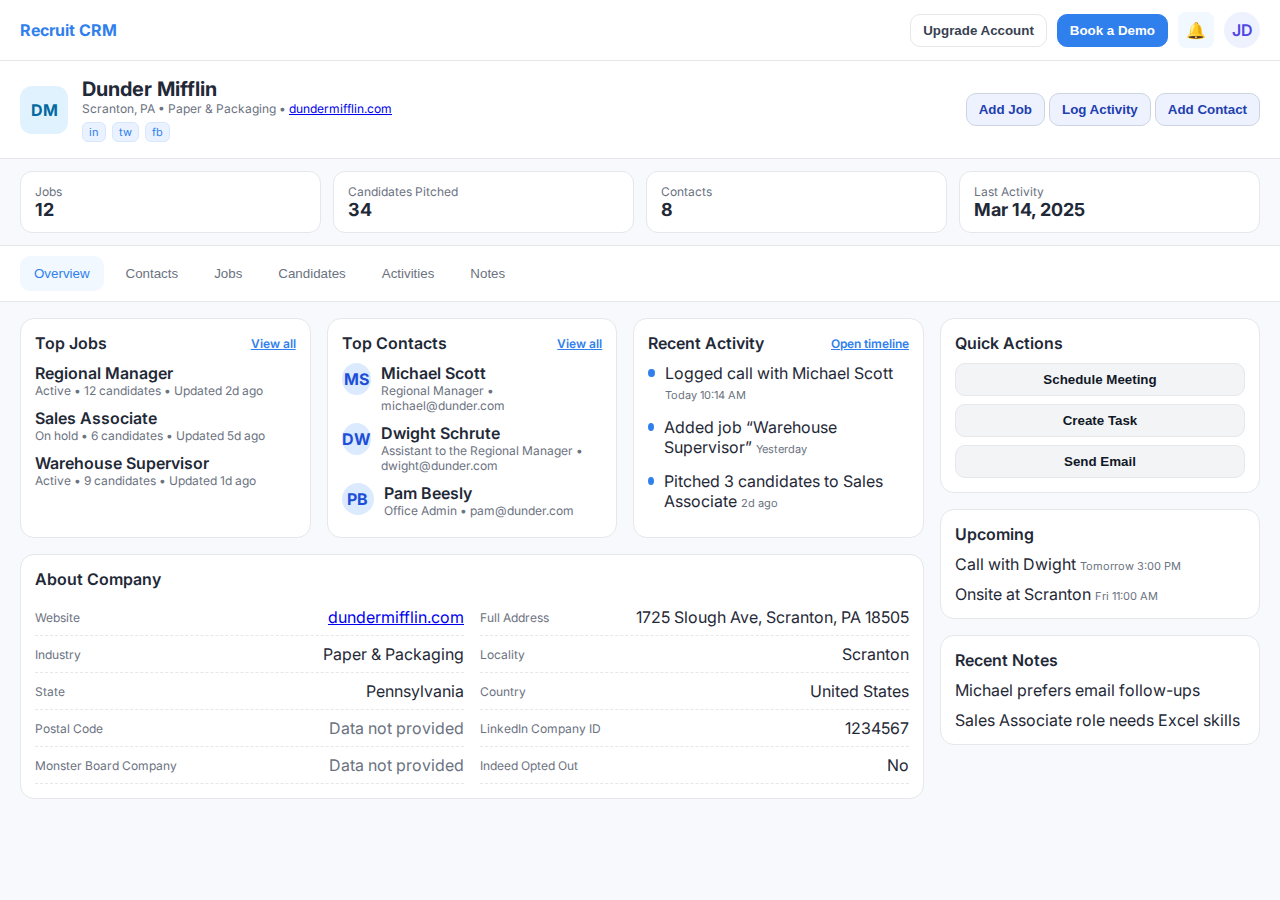
<file: recruit-crm-wireframe/index.html>
<!DOCTYPE html>
<html lang="en">
<head>
  <meta charset="UTF-8" />
  <meta name="viewport" content="width=device-width, initial-scale=1.0" />
  <title>Recruit CRM - Company Profile (Wireframe)</title>
  <link rel="preconnect" href="https://fonts.googleapis.com">
  <link rel="preconnect" href="https://fonts.gstatic.com" crossorigin>
  <link href="https://fonts.googleapis.com/css2?family=Inter:wght@400;500;600;700&display=swap" rel="stylesheet">
  <link rel="stylesheet" href="styles.css" />
</head>
<body>
  <header class="global-header">
    <div class="brand">Recruit CRM</div>
    <div class="global-actions">
      <button class="btn ghost">Upgrade Account</button>
      <button class="btn primary">Book a Demo</button>
      <div class="icon-btn" title="Notifications">🔔</div>
      <div class="avatar">JD</div>
    </div>
  </header>

  <section class="company-header sticky">
    <div class="company-identity">
      <div class="company-avatar">DM</div>
      <div>
        <h1 class="company-name">Dunder Mifflin</h1>
        <div class="company-meta">Scranton, PA • Paper & Packaging • <a href="#">dundermifflin.com</a></div>
        <div class="company-social">
          <span class="social">in</span>
          <span class="social">tw</span>
          <span class="social">fb</span>
        </div>
      </div>
    </div>
    <div class="company-quick-actions">
      <button class="btn secondary">Add Job</button>
      <button class="btn secondary">Log Activity</button>
      <button class="btn secondary">Add Contact</button>
    </div>
  </section>

  <section class="kpi-strip sticky">
    <div class="kpi-card">
      <div class="kpi-label">Jobs</div>
      <div class="kpi-value">12</div>
    </div>
    <div class="kpi-card">
      <div class="kpi-label">Candidates Pitched</div>
      <div class="kpi-value">34</div>
    </div>
    <div class="kpi-card">
      <div class="kpi-label">Contacts</div>
      <div class="kpi-value">8</div>
    </div>
    <div class="kpi-card">
      <div class="kpi-label">Last Activity</div>
      <div class="kpi-value">Mar 14, 2025</div>
    </div>
  </section>

  <nav class="tabs sticky">
    <button class="tab active">Overview</button>
    <button class="tab">Contacts</button>
    <button class="tab">Jobs</button>
    <button class="tab">Candidates</button>
    <button class="tab">Activities</button>
    <button class="tab">Notes</button>
  </nav>

  <main class="container">
    <div class="content">
      <section class="overview-grid">
        <div class="card tall">
          <div class="card-header">Top Jobs <a href="#" class="view-all">View all</a></div>
          <ul class="list">
            <li>
              <div class="title">Regional Manager</div>
              <div class="meta">Active • 12 candidates • Updated 2d ago</div>
            </li>
            <li>
              <div class="title">Sales Associate</div>
              <div class="meta">On hold • 6 candidates • Updated 5d ago</div>
            </li>
            <li>
              <div class="title">Warehouse Supervisor</div>
              <div class="meta">Active • 9 candidates • Updated 1d ago</div>
            </li>
          </ul>
        </div>
        <div class="card tall">
          <div class="card-header">Top Contacts <a href="#" class="view-all">View all</a></div>
          <ul class="list contacts">
            <li>
              <div class="avatar sm">MS</div>
              <div>
                <div class="title">Michael Scott</div>
                <div class="meta">Regional Manager • michael@dunder.com</div>
              </div>
            </li>
            <li>
              <div class="avatar sm">DW</div>
              <div>
                <div class="title">Dwight Schrute</div>
                <div class="meta">Assistant to the Regional Manager • dwight@dunder.com</div>
              </div>
            </li>
            <li>
              <div class="avatar sm">PB</div>
              <div>
                <div class="title">Pam Beesly</div>
                <div class="meta">Office Admin • pam@dunder.com</div>
              </div>
            </li>
          </ul>
        </div>
        <div class="card tall">
          <div class="card-header">Recent Activity <a href="#" class="view-all">Open timeline</a></div>
          <ul class="timeline">
            <li>
              <div class="dot"></div>
              <div>Logged call with Michael Scott <span class="time">Today 10:14 AM</span></div>
            </li>
            <li>
              <div class="dot"></div>
              <div>Added job “Warehouse Supervisor” <span class="time">Yesterday</span></div>
            </li>
            <li>
              <div class="dot"></div>
              <div>Pitched 3 candidates to Sales Associate <span class="time">2d ago</span></div>
            </li>
          </ul>
        </div>
      </section>

      <section class="about card">
        <div class="card-header">About Company</div>
        <div class="about-grid">
          <div>
            <div class="field"><span>Website</span><a href="#">dundermifflin.com</a></div>
            <div class="field"><span>Industry</span>Paper & Packaging</div>
            <div class="field"><span>State</span>Pennsylvania</div>
            <div class="field muted"><span>Postal Code</span>Data not provided</div>
            <div class="field muted"><span>Monster Board Company</span>Data not provided</div>
          </div>
          <div>
            <div class="field"><span>Full Address</span>1725 Slough Ave, Scranton, PA 18505</div>
            <div class="field"><span>Locality</span>Scranton</div>
            <div class="field"><span>Country</span>United States</div>
            <div class="field"><span>LinkedIn Company ID</span>1234567</div>
            <div class="field"><span>Indeed Opted Out</span>No</div>
          </div>
        </div>
      </section>
    </div>

    <aside class="sidebar">
      <div class="card">
        <div class="card-header">Quick Actions</div>
        <div class="actions">
          <button class="btn tertiary">Schedule Meeting</button>
          <button class="btn tertiary">Create Task</button>
          <button class="btn tertiary">Send Email</button>
        </div>
      </div>
      <div class="card">
        <div class="card-header">Upcoming</div>
        <ul class="list">
          <li>Call with Dwight <span class="time">Tomorrow 3:00 PM</span></li>
          <li>Onsite at Scranton <span class="time">Fri 11:00 AM</span></li>
        </ul>
      </div>
      <div class="card">
        <div class="card-header">Recent Notes</div>
        <ul class="list">
          <li>Michael prefers email follow-ups</li>
          <li>Sales Associate role needs Excel skills</li>
        </ul>
      </div>
    </aside>
  </main>

  <script src="script.js"></script>
</body>
</html>
</file>
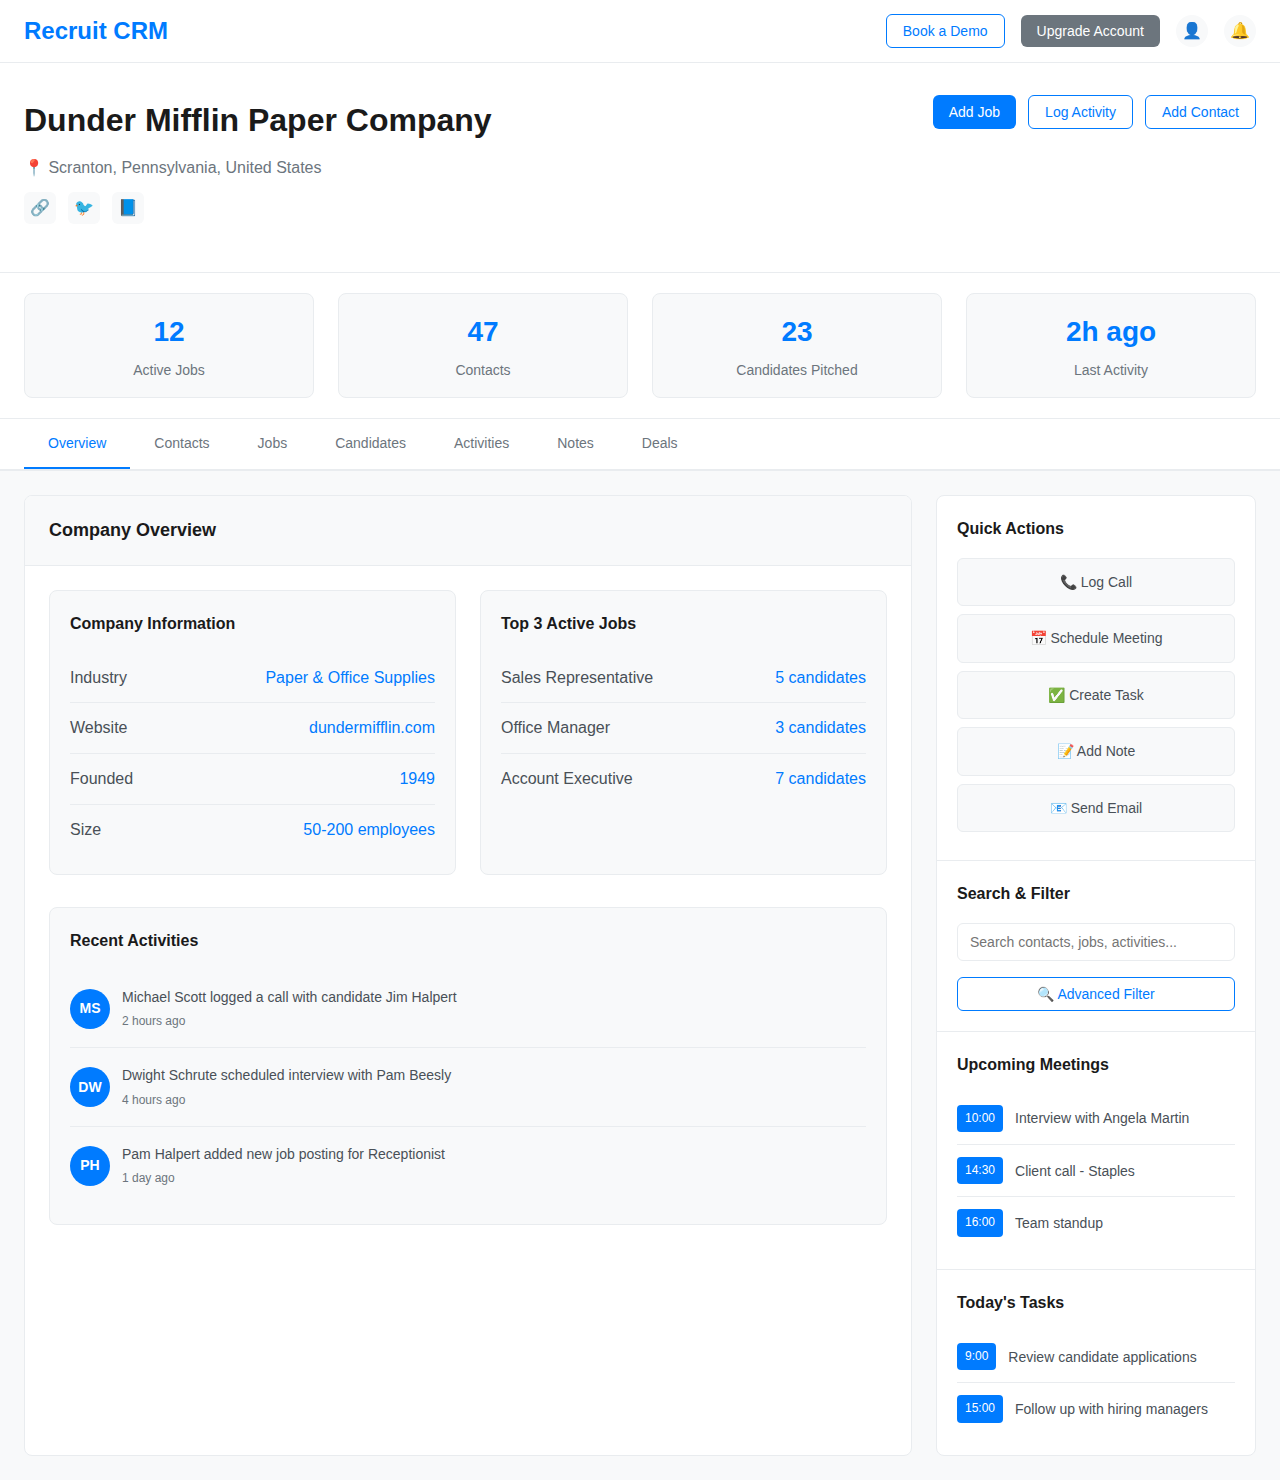
<file: company-profile-wireframe.html>
<!DOCTYPE html>
<html lang="en">
<head>
    <meta charset="UTF-8">
    <meta name="viewport" content="width=device-width, initial-scale=1.0">
    <title>Company Profile - Recruit CRM</title>
    <style>
        * {
            margin: 0;
            padding: 0;
            box-sizing: border-box;
        }

        body {
            font-family: -apple-system, BlinkMacSystemFont, 'Segoe UI', Roboto, Oxygen, Ubuntu, Cantarell, sans-serif;
            background-color: #f8f9fa;
            color: #333;
            line-height: 1.6;
        }

        /* Global Header */
        .global-header {
            background: white;
            border-bottom: 1px solid #e9ecef;
            padding: 12px 24px;
            display: flex;
            justify-content: space-between;
            align-items: center;
            position: sticky;
            top: 0;
            z-index: 1000;
        }

        .global-nav {
            display: flex;
            align-items: center;
            gap: 16px;
        }

        .btn {
            padding: 8px 16px;
            border-radius: 6px;
            border: none;
            font-size: 14px;
            font-weight: 500;
            cursor: pointer;
            transition: all 0.2s;
        }

        .btn-primary {
            background: #007bff;
            color: white;
        }

        .btn-primary:hover {
            background: #0056b3;
        }

        .btn-secondary {
            background: #6c757d;
            color: white;
        }

        .btn-secondary:hover {
            background: #545b62;
        }

        .btn-outline {
            background: transparent;
            color: #007bff;
            border: 1px solid #007bff;
        }

        .btn-outline:hover {
            background: #007bff;
            color: white;
        }

        /* Company Header */
        .company-header {
            background: white;
            padding: 32px 24px 24px;
            border-bottom: 1px solid #e9ecef;
        }

        .company-title {
            display: flex;
            justify-content: space-between;
            align-items: flex-start;
            margin-bottom: 24px;
        }

        .company-info h1 {
            font-size: 32px;
            font-weight: 700;
            color: #1a1a1a;
            margin-bottom: 8px;
        }

        .company-location {
            color: #6c757d;
            font-size: 16px;
            margin-bottom: 12px;
        }

        .social-icons {
            display: flex;
            gap: 12px;
        }

        .social-icon {
            width: 32px;
            height: 32px;
            background: #f8f9fa;
            border-radius: 6px;
            display: flex;
            align-items: center;
            justify-content: center;
            color: #6c757d;
            text-decoration: none;
        }

        .quick-actions {
            display: flex;
            gap: 12px;
        }

        /* KPI Strip */
        .kpi-strip {
            background: white;
            padding: 20px 24px;
            border-bottom: 1px solid #e9ecef;
            display: grid;
            grid-template-columns: repeat(4, 1fr);
            gap: 24px;
        }

        .kpi-card {
            text-align: center;
            padding: 16px;
            background: #f8f9fa;
            border-radius: 8px;
            border: 1px solid #e9ecef;
        }

        .kpi-number {
            font-size: 28px;
            font-weight: 700;
            color: #007bff;
            margin-bottom: 4px;
        }

        .kpi-label {
            font-size: 14px;
            color: #6c757d;
            font-weight: 500;
        }

        /* Sticky Navigation */
        .sticky-nav {
            background: white;
            border-bottom: 1px solid #e9ecef;
            position: sticky;
            top: 80px;
            z-index: 999;
        }

        .nav-tabs {
            display: flex;
            padding: 0 24px;
            border-bottom: 1px solid #e9ecef;
        }

        .nav-tab {
            padding: 16px 24px;
            border: none;
            background: none;
            color: #6c757d;
            font-size: 14px;
            font-weight: 500;
            cursor: pointer;
            border-bottom: 2px solid transparent;
            transition: all 0.2s;
        }

        .nav-tab.active {
            color: #007bff;
            border-bottom-color: #007bff;
        }

        .nav-tab:hover {
            color: #007bff;
        }

        /* Main Content */
        .main-content {
            display: grid;
            grid-template-columns: 1fr 320px;
            gap: 24px;
            padding: 24px;
            max-width: 1400px;
            margin: 0 auto;
        }

        .content-area {
            background: white;
            border-radius: 8px;
            border: 1px solid #e9ecef;
            overflow: hidden;
        }

        .content-header {
            padding: 20px 24px;
            border-bottom: 1px solid #e9ecef;
            background: #f8f9fa;
        }

        .content-header h2 {
            font-size: 18px;
            font-weight: 600;
            color: #1a1a1a;
        }

        .content-body {
            padding: 24px;
        }

        /* Overview Section */
        .overview-grid {
            display: grid;
            grid-template-columns: 1fr 1fr;
            gap: 24px;
            margin-bottom: 32px;
        }

        .overview-card {
            background: #f8f9fa;
            border-radius: 8px;
            padding: 20px;
            border: 1px solid #e9ecef;
        }

        .overview-card h3 {
            font-size: 16px;
            font-weight: 600;
            margin-bottom: 16px;
            color: #1a1a1a;
        }

        .overview-item {
            display: flex;
            justify-content: space-between;
            align-items: center;
            padding: 12px 0;
            border-bottom: 1px solid #e9ecef;
        }

        .overview-item:last-child {
            border-bottom: none;
        }

        .overview-item .title {
            font-weight: 500;
            color: #495057;
        }

        .overview-item .value {
            color: #007bff;
            font-weight: 500;
        }

        /* Recent Activities */
        .activity-item {
            display: flex;
            align-items: center;
            gap: 12px;
            padding: 16px 0;
            border-bottom: 1px solid #e9ecef;
        }

        .activity-item:last-child {
            border-bottom: none;
        }

        .activity-avatar {
            width: 40px;
            height: 40px;
            background: #007bff;
            border-radius: 50%;
            display: flex;
            align-items: center;
            justify-content: center;
            color: white;
            font-weight: 600;
            font-size: 14px;
        }

        .activity-content {
            flex: 1;
        }

        .activity-text {
            font-size: 14px;
            color: #495057;
            margin-bottom: 4px;
        }

        .activity-time {
            font-size: 12px;
            color: #6c757d;
        }

        /* Right Sidebar */
        .sidebar {
            background: white;
            border-radius: 8px;
            border: 1px solid #e9ecef;
            height: fit-content;
        }

        .sidebar-section {
            padding: 20px;
            border-bottom: 1px solid #e9ecef;
        }

        .sidebar-section:last-child {
            border-bottom: none;
        }

        .sidebar-section h3 {
            font-size: 16px;
            font-weight: 600;
            margin-bottom: 16px;
            color: #1a1a1a;
        }

        .quick-action-btn {
            display: block;
            width: 100%;
            padding: 12px 16px;
            margin-bottom: 8px;
            background: #f8f9fa;
            border: 1px solid #e9ecef;
            border-radius: 6px;
            color: #495057;
            text-decoration: none;
            text-align: center;
            font-size: 14px;
            transition: all 0.2s;
        }

        .quick-action-btn:hover {
            background: #e9ecef;
            border-color: #007bff;
            color: #007bff;
        }

        .upcoming-item {
            display: flex;
            align-items: center;
            gap: 12px;
            padding: 12px 0;
            border-bottom: 1px solid #e9ecef;
        }

        .upcoming-item:last-child {
            border-bottom: none;
        }

        .upcoming-time {
            background: #007bff;
            color: white;
            padding: 4px 8px;
            border-radius: 4px;
            font-size: 12px;
            font-weight: 500;
        }

        .upcoming-text {
            font-size: 14px;
            color: #495057;
        }

        /* Search */
        .search-box {
            width: 100%;
            padding: 10px 12px;
            border: 1px solid #e9ecef;
            border-radius: 6px;
            font-size: 14px;
            margin-bottom: 16px;
        }

        .search-box:focus {
            outline: none;
            border-color: #007bff;
            box-shadow: 0 0 0 2px rgba(0, 123, 255, 0.25);
        }

        /* Responsive */
        @media (max-width: 1200px) {
            .main-content {
                grid-template-columns: 1fr;
            }
            
            .sidebar {
                order: -1;
            }
        }

        @media (max-width: 768px) {
            .kpi-strip {
                grid-template-columns: repeat(2, 1fr);
            }
            
            .overview-grid {
                grid-template-columns: 1fr;
            }
        }
    </style>
</head>
<body>
    <!-- Global Header -->
    <header class="global-header">
        <div class="global-nav">
            <h2 style="color: #007bff; font-weight: 600;">Recruit CRM</h2>
        </div>
        <div class="global-nav">
            <button class="btn btn-outline">Book a Demo</button>
            <button class="btn btn-secondary">Upgrade Account</button>
            <div style="width: 32px; height: 32px; background: #f8f9fa; border-radius: 50%; display: flex; align-items: center; justify-content: center;">
                <span style="font-size: 16px;">👤</span>
            </div>
            <div style="width: 32px; height: 32px; background: #f8f9fa; border-radius: 50%; display: flex; align-items: center; justify-content: center;">
                <span style="font-size: 16px;">🔔</span>
            </div>
        </div>
    </header>

    <!-- Company Header -->
    <section class="company-header">
        <div class="company-title">
            <div class="company-info">
                <h1>Dunder Mifflin Paper Company</h1>
                <div class="company-location">📍 Scranton, Pennsylvania, United States</div>
                <div class="social-icons">
                    <a href="#" class="social-icon">🔗</a>
                    <a href="#" class="social-icon">🐦</a>
                    <a href="#" class="social-icon">📘</a>
                </div>
            </div>
            <div class="quick-actions">
                <button class="btn btn-primary">Add Job</button>
                <button class="btn btn-outline">Log Activity</button>
                <button class="btn btn-outline">Add Contact</button>
            </div>
        </div>
    </section>

    <!-- KPI Strip -->
    <section class="kpi-strip">
        <div class="kpi-card">
            <div class="kpi-number">12</div>
            <div class="kpi-label">Active Jobs</div>
        </div>
        <div class="kpi-card">
            <div class="kpi-number">47</div>
            <div class="kpi-label">Contacts</div>
        </div>
        <div class="kpi-card">
            <div class="kpi-number">23</div>
            <div class="kpi-label">Candidates Pitched</div>
        </div>
        <div class="kpi-card">
            <div class="kpi-number">2h ago</div>
            <div class="kpi-label">Last Activity</div>
        </div>
    </section>

    <!-- Sticky Navigation -->
    <nav class="sticky-nav">
        <div class="nav-tabs">
            <button class="nav-tab active">Overview</button>
            <button class="nav-tab">Contacts</button>
            <button class="nav-tab">Jobs</button>
            <button class="nav-tab">Candidates</button>
            <button class="nav-tab">Activities</button>
            <button class="nav-tab">Notes</button>
            <button class="nav-tab">Deals</button>
        </div>
    </nav>

    <!-- Main Content -->
    <main class="main-content">
        <div class="content-area">
            <div class="content-header">
                <h2>Company Overview</h2>
            </div>
            <div class="content-body">
                <!-- Company Details -->
                <div class="overview-grid">
                    <div class="overview-card">
                        <h3>Company Information</h3>
                        <div class="overview-item">
                            <span class="title">Industry</span>
                            <span class="value">Paper & Office Supplies</span>
                        </div>
                        <div class="overview-item">
                            <span class="title">Website</span>
                            <span class="value">dundermifflin.com</span>
                        </div>
                        <div class="overview-item">
                            <span class="title">Founded</span>
                            <span class="value">1949</span>
                        </div>
                        <div class="overview-item">
                            <span class="title">Size</span>
                            <span class="value">50-200 employees</span>
                        </div>
                    </div>
                    
                    <div class="overview-card">
                        <h3>Top 3 Active Jobs</h3>
                        <div class="overview-item">
                            <span class="title">Sales Representative</span>
                            <span class="value">5 candidates</span>
                        </div>
                        <div class="overview-item">
                            <span class="title">Office Manager</span>
                            <span class="value">3 candidates</span>
                        </div>
                        <div class="overview-item">
                            <span class="title">Account Executive</span>
                            <span class="value">7 candidates</span>
                        </div>
                    </div>
                </div>

                <!-- Recent Activities -->
                <div class="overview-card">
                    <h3>Recent Activities</h3>
                    <div class="activity-item">
                        <div class="activity-avatar">MS</div>
                        <div class="activity-content">
                            <div class="activity-text">Michael Scott logged a call with candidate Jim Halpert</div>
                            <div class="activity-time">2 hours ago</div>
                        </div>
                    </div>
                    <div class="activity-item">
                        <div class="activity-avatar">DW</div>
                        <div class="activity-content">
                            <div class="activity-text">Dwight Schrute scheduled interview with Pam Beesly</div>
                            <div class="activity-time">4 hours ago</div>
                        </div>
                    </div>
                    <div class="activity-item">
                        <div class="activity-avatar">PH</div>
                        <div class="activity-content">
                            <div class="activity-text">Pam Halpert added new job posting for Receptionist</div>
                            <div class="activity-time">1 day ago</div>
                        </div>
                    </div>
                </div>
            </div>
        </div>

        <!-- Right Sidebar -->
        <aside class="sidebar">
            <div class="sidebar-section">
                <h3>Quick Actions</h3>
                <a href="#" class="quick-action-btn">📞 Log Call</a>
                <a href="#" class="quick-action-btn">📅 Schedule Meeting</a>
                <a href="#" class="quick-action-btn">✅ Create Task</a>
                <a href="#" class="quick-action-btn">📝 Add Note</a>
                <a href="#" class="quick-action-btn">📧 Send Email</a>
            </div>

            <div class="sidebar-section">
                <h3>Search & Filter</h3>
                <input type="text" class="search-box" placeholder="Search contacts, jobs, activities...">
                <button class="btn btn-outline" style="width: 100%;">🔍 Advanced Filter</button>
            </div>

            <div class="sidebar-section">
                <h3>Upcoming Meetings</h3>
                <div class="upcoming-item">
                    <div class="upcoming-time">10:00</div>
                    <div class="upcoming-text">Interview with Angela Martin</div>
                </div>
                <div class="upcoming-item">
                    <div class="upcoming-time">14:30</div>
                    <div class="upcoming-text">Client call - Staples</div>
                </div>
                <div class="upcoming-item">
                    <div class="upcoming-time">16:00</div>
                    <div class="upcoming-text">Team standup</div>
                </div>
            </div>

            <div class="sidebar-section">
                <h3>Today's Tasks</h3>
                <div class="upcoming-item">
                    <div class="upcoming-time">9:00</div>
                    <div class="upcoming-text">Review candidate applications</div>
                </div>
                <div class="upcoming-item">
                    <div class="upcoming-time">15:00</div>
                    <div class="upcoming-text">Follow up with hiring managers</div>
                </div>
            </div>
        </aside>
    </main>
</body>
</html>
</file>
<file: recruit-crm-wireframe/styles.css>
/* Recruit CRM wireframe styles */
:root{
  --primary:#2F80ED; /* approximate Recruit CRM blue */
  --primary-600:#2D74D9;
  --bg:#F7F9FC;
  --card:#FFFFFF;
  --text:#1F2937;
  --muted:#6B7280;
  --border:#E5E7EB;
  --accent:#F2F8FF;
  --success:#10B981;
}
*{box-sizing:border-box}
html,body{margin:0;padding:0;font-family:Inter, system-ui, -apple-system, Segoe UI, Roboto, Helvetica, Arial, "Apple Color Emoji", "Segoe UI Emoji";color:var(--text);background:var(--bg)}

.global-header{position:sticky;top:0;z-index:1000;display:flex;align-items:center;justify-content:space-between;padding:12px 20px;background:var(--card);border-bottom:1px solid var(--border)}
.brand{font-weight:700;color:var(--primary)}
.global-actions{display:flex;align-items:center;gap:10px}
.icon-btn{width:36px;height:36px;border-radius:8px;background:var(--accent);display:flex;align-items:center;justify-content:center}
.avatar{width:36px;height:36px;border-radius:50%;background:#EEF2FF;color:#4F46E5;display:flex;align-items:center;justify-content:center;font-weight:600}

.company-header{position:sticky;top:52px;z-index:900;display:flex;align-items:center;justify-content:space-between;padding:16px 20px;background:var(--card);border-bottom:1px solid var(--border)}
.company-identity{display:flex;gap:14px;align-items:center}
.company-avatar{width:48px;height:48px;border-radius:12px;background:#E0F2FE;color:#0369A1;display:flex;align-items:center;justify-content:center;font-weight:700}
.company-name{margin:0;font-size:20px}
.company-meta{font-size:12px;color:var(--muted)}
.company-social{display:flex;gap:6px;margin-top:6px}
.social{font-size:11px;color:var(--primary);background:#EAF2FF;border:1px solid #D7E7FF;border-radius:6px;padding:2px 6px}

.kpi-strip{position:sticky;top:108px;z-index:800;display:grid;grid-template-columns:repeat(4,1fr);gap:12px;padding:12px 20px;background:var(--bg);border-bottom:1px solid var(--border)}
.kpi-card{background:var(--card);border:1px solid var(--border);border-radius:12px;padding:12px 14px}
.kpi-label{font-size:12px;color:var(--muted)}
.kpi-value{font-size:18px;font-weight:700}

.tabs{position:sticky;top:172px;z-index:700;display:flex;gap:8px;align-items:center;padding:10px 20px;background:var(--card);border-bottom:1px solid var(--border)}
.tab{appearance:none;border:none;background:transparent;padding:10px 14px;border-radius:10px;color:var(--muted);font-weight:500;cursor:pointer}
.tab.active, .tab:hover{background:var(--accent);color:var(--primary)}

.container{display:grid;grid-template-columns:1fr 320px;gap:16px;padding:16px 20px}
.content{display:flex;flex-direction:column;gap:16px}
.sidebar{display:flex;flex-direction:column;gap:16px}

.card{background:var(--card);border:1px solid var(--border);border-radius:14px;padding:14px}
.card-header{display:flex;align-items:center;justify-content:space-between;font-weight:600;margin-bottom:10px}
.view-all{font-size:12px;color:var(--primary)}

.overview-grid{display:grid;grid-template-columns:repeat(3,1fr);gap:16px}
.card.tall{min-height:220px}
.list{list-style:none;margin:0;padding:0;display:flex;flex-direction:column;gap:10px}
.list.contacts li{display:flex;gap:10px;align-items:flex-start}
.avatar.sm{width:32px;height:32px;border-radius:50%;background:#DBEAFE;color:#1D4ED8;display:flex;align-items:center;justify-content:center;font-weight:700}
.title{font-weight:600}
.meta{font-size:12px;color:var(--muted)}
.time{font-size:11px;color:var(--muted)}
.timeline{list-style:none;margin:0;padding:0;display:flex;flex-direction:column;gap:14px}
.timeline li{display:flex;gap:10px;align-items:flex-start}
.dot{width:8px;height:8px;border-radius:50%;background:var(--primary);margin-top:6px}

.about-grid{display:grid;grid-template-columns:1fr 1fr;gap:16px}
.field{display:flex;align-items:center;justify-content:space-between;padding:8px 0;border-bottom:1px dashed var(--border)}
.field span{color:var(--muted);font-size:12px}
.field.muted{color:var(--muted)}

.actions{display:flex;flex-direction:column;gap:8px}

.btn{font-weight:600;border-radius:10px;padding:8px 12px;border:1px solid transparent;cursor:pointer}
.btn.primary{background:var(--primary);color:white;border-color:var(--primary)}
.btn.primary:hover{background:var(--primary-600);border-color:var(--primary-600)}
.btn.secondary{background:#EEF2FF;color:#1E40AF;border-color:#CBD5E1}
.btn.secondary:hover{background:#E0E7FF}
.btn.tertiary{background:#F3F4F6;color:#111827;border-color:#E5E7EB}
.btn.tertiary:hover{background:#E5E7EB}
.btn.ghost{background:transparent;color:#374151;border-color:#E5E7EB}
.btn.ghost:hover{background:#F9FAFB}

@media (max-width: 1200px){
  .overview-grid{grid-template-columns:1fr 1fr}
  .container{grid-template-columns:1fr 300px}
}
@media (max-width: 900px){
  .container{grid-template-columns:1fr}
  .tabs{top:156px}
  .kpi-strip{grid-template-columns:1fr 1fr;top:92px}
  .company-header{top:52px}
}
</file>
